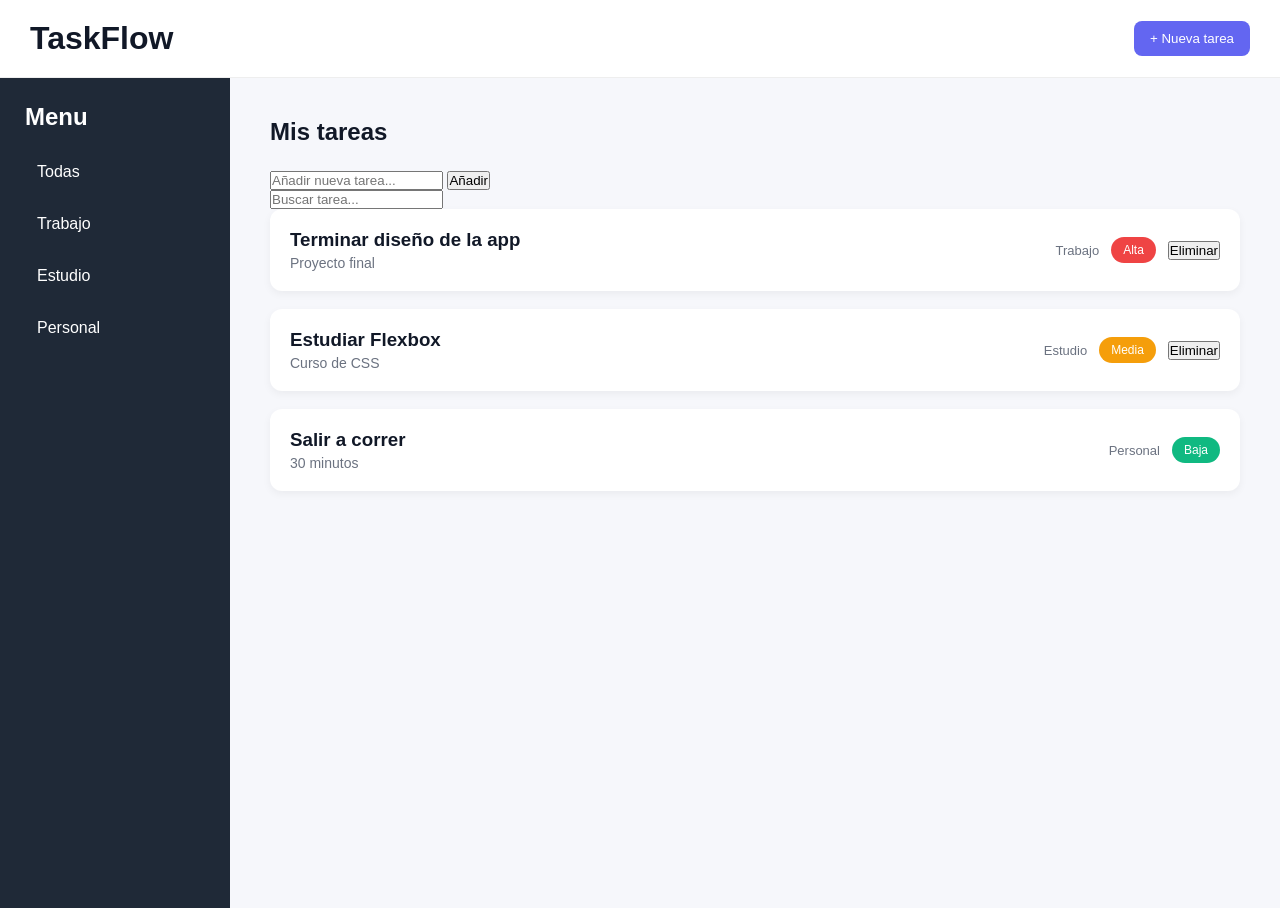
<file: index.html>
<!DOCTYPE html>
<html lang="es">

<head>
    <meta charset="UTF-8">
    <meta name="viewport" content="width=device-width, initial-scale=1.0">
    <title>TaskFlow</title>

    <link rel="stylesheet" href="styles.css">

</head>

<body>

    <header class="header">
        <h1>TaskFlow</h1>
        <button class="add-btn">+ Nueva tarea</button>
    </header>


    <main class="layout">

        <aside class="sidebar">

            <h2>Menu</h2>

            <ul class="menu">
                <li>Todas</li>
                <li>Trabajo</li>
                <li>Estudio</li>
                <li>Personal</li>
            </ul>

        </aside>


        <section class="tasks">

            <h2>Mis tareas</h2>
            <form id="taskForm">
                <input 
                    type="text"
                    id="taskInput"
                    placeholder="Añadir nueva tarea..."
                    required
                >
                <button type="submit">Añadir</button>
            </form>

            <input 
                type="text"
                id="searchInput"
                placeholder="Buscar tarea..."
            >

        <div id="taskList">   
            
            <div class="task-card high">
                <div class="task-info">
                    <h3>Terminar diseño de la app</h3>
                    <p>Proyecto final</p>
                </div>

                <div class="task-meta">
                    <span class="category">Trabajo</span>
                    <span class="badge">Alta</span>
                    <button class="delete-btn">Eliminar</button>
                </div>
            </div>


            <div class="task-card medium">
                <div class="task-info">
                    <h3>Estudiar Flexbox</h3>
                    <p>Curso de CSS</p>
                </div>

                <div class="task-meta">
                    <span class="category">Estudio</span>
                    <span class="badge">Media</span>
                    <button class="delete-btn">Eliminar</button>
                </div>
            </div>


            <div class="task-card low">
                <div class="task-info">
                    <h3>Salir a correr</h3>
                    <p>30 minutos</p>
                </div>

                <div class="task-meta">
                    <span class="category">Personal</span>
                    <span class="badge">Baja</span>
                </div>
            </div>
        </div>
        </section>
        <script src="app.js"></script>
    </main>

</body>

</html>
</file>
<file: styles.css>
/* VARIABLES */

:root {

  --color-primary: #6366f1;
  --color-bg: #f6f7fb;
  --color-card: #ffffff;
  --color-sidebar: #1f2937;

  --priority-high: #ef4444;
  --priority-medium: #f59e0b;
  --priority-low: #10b981;

  --text-dark: #111827;
  --text-light: #6b7280;

  --radius: 12px;

  --space-sm: 8px;
  --space-md: 16px;
  --space-lg: 24px;

  font-family: "Segoe UI", sans-serif;
}


/* RESET */

* {
  margin: 0;
  padding: 0;
  box-sizing: border-box;
}

body {
  background: var(--color-bg);
  color: var(--text-dark);
}


/* HEADER */

.header {

  display: flex;
  justify-content: space-between;
  align-items: center;

  padding: 20px 30px;

  background: white;
  border-bottom: 1px solid #eee;

}

.add-btn {

  background: var(--color-primary);
  color: white;

  border: none;
  padding: 10px 16px;

  border-radius: 8px;

  cursor: pointer;

  transition: 0.2s;
}

.add-btn:hover {
  opacity: 0.9;
}


/* LAYOUT */

.layout {
  display: flex;
  min-height: calc(100vh - 70px);
}


/* SIDEBAR */

.sidebar {

  width: 230px;

  background: var(--color-sidebar);
  color: white;

  padding: 25px;

}

.menu {
  list-style: none;
  margin-top: 20px;
}

.menu li {

  padding: 12px;
  margin-bottom: 10px;

  border-radius: 8px;

  cursor: pointer;

  transition: 0.2s;
}

.menu li:hover {
  background: rgba(255, 255, 255, 0.1);
}


/* TASK SECTION */

.tasks {

  flex: 1;
  padding: 40px;

}

.tasks h2 {
  margin-bottom: 25px;
}


/* TASK CARD */

.task-card {

  display: flex;
  justify-content: space-between;
  align-items: center;

  background: var(--color-card);

  padding: 20px;
  margin-bottom: 18px;

  border-radius: var(--radius);

  box-shadow: 0 3px 8px rgba(0, 0, 0, 0.05);

  transition: all 0.25s ease;
}

.task-card:hover {

  transform: translateY(-4px);

  box-shadow: 0 10px 18px rgba(0, 0, 0, 0.08);
}


/* INFO */

.task-info h3 {
  margin-bottom: 4px;
}

.task-info p {
  color: var(--text-light);
  font-size: 14px;
}


/* META */

.task-meta {

  display: flex;
  align-items: center;
  gap: 12px;

}

.category {

  font-size: 13px;
  color: var(--text-light);

}


/* BADGES */

.badge {

  padding: 6px 12px;
  border-radius: 20px;
  font-size: 12px;
  color: white;

}

.high .badge {
  background: var(--priority-high);
}

.medium .badge {
  background: var(--priority-medium);
}

.low .badge {
  background: var(--priority-low);
}



/* RESPONSIVE */

@media (max-width:768px) {

  .layout {
    flex-direction: column;
  }

  .sidebar {
    width: 100%;
    display: flex;
    justify-content: center;
  }

  .menu {
    display: flex;
    gap: 10px;
  }

  .tasks {
    padding: 25px;
  }

  .task-card {
    flex-direction: column;
    align-items: flex-start;
    gap: 10px;
  }

}
</file>
